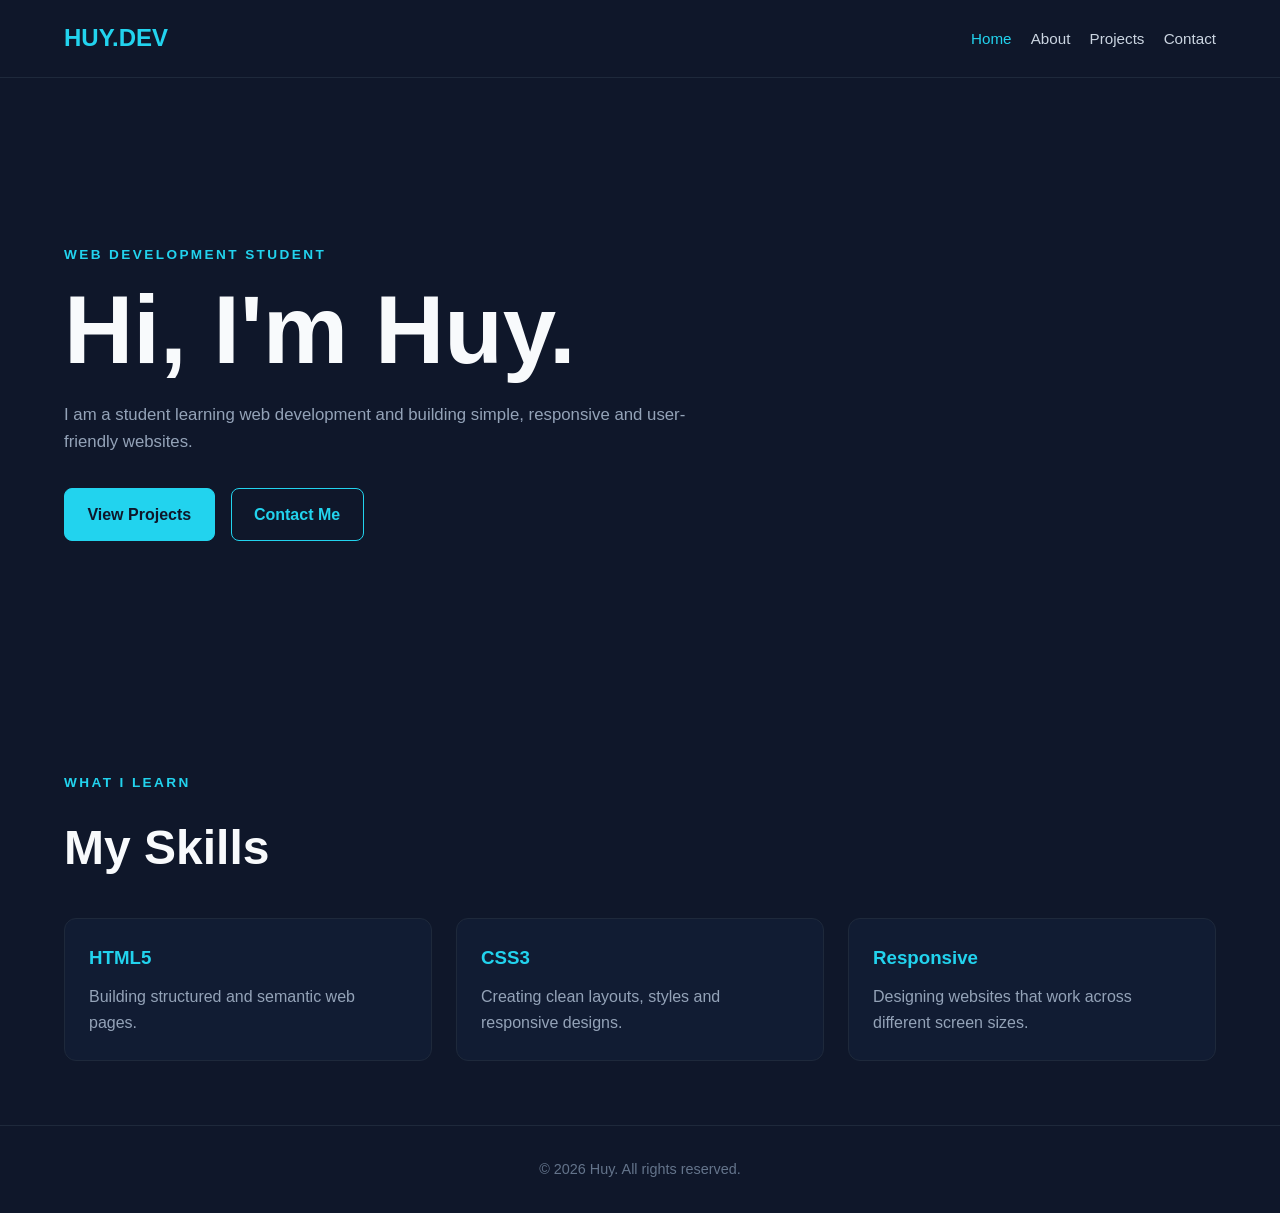
<file: index.html>
<!DOCTYPE html>
<html lang="en">
<head>
    <meta charset="UTF-8">
    <meta name="viewport" content="width=device-width, initial-scale=1.0">
    <title>HUY.DEV | Personal Portfolio</title>
    <link rel="stylesheet" href="css/style.css">
</head>
<body>

    <header class="site-header">
        <nav class="navbar">
            <a href="index.html" class="logo">HUY.DEV</a>

            <ul class="nav-list">
                <li><a href="index.html" class="active">Home</a></li>
                <li><a href="about.html">About</a></li>
                <li><a href="projects.html">Projects</a></li>
                <li><a href="contact.html">Contact</a></li>
            </ul>
        </nav>
    </header>

    <main>
        <section class="hero">
            <div class="hero-content">
                <p class="hero-label">WEB DEVELOPMENT STUDENT</p>
                <h1>Hi, I'm Huy.</h1>
                <p class="hero-description">
                    I am a student learning web development and building
                    simple, responsive and user-friendly websites.
                </p>

                <div class="hero-buttons">
                    <a href="projects.html" class="btn btn-primary">View Projects</a>
                    <a href="contact.html" class="btn btn-secondary">Contact Me</a>
                </div>
            </div>
        </section>

        <section class="skills-preview">
            <div class="section-heading">
                <p class="section-label">WHAT I LEARN</p>
                <h2>My Skills</h2>
            </div>

            <div class="skills-grid">
                <article class="skill-card">
                    <h3>HTML5</h3>
                    <p>Building structured and semantic web pages.</p>
                </article>

                <article class="skill-card">
                    <h3>CSS3</h3>
                    <p>Creating clean layouts, styles and responsive designs.</p>
                </article>

                <article class="skill-card">
                    <h3>Responsive</h3>
                    <p>Designing websites that work across different screen sizes.</p>
                </article>
            </div>
        </section>
    </main>

    <footer class="site-footer">
        <p>&copy; 2026 Huy. All rights reserved.</p>
    </footer>

</body>
</html>
</file>
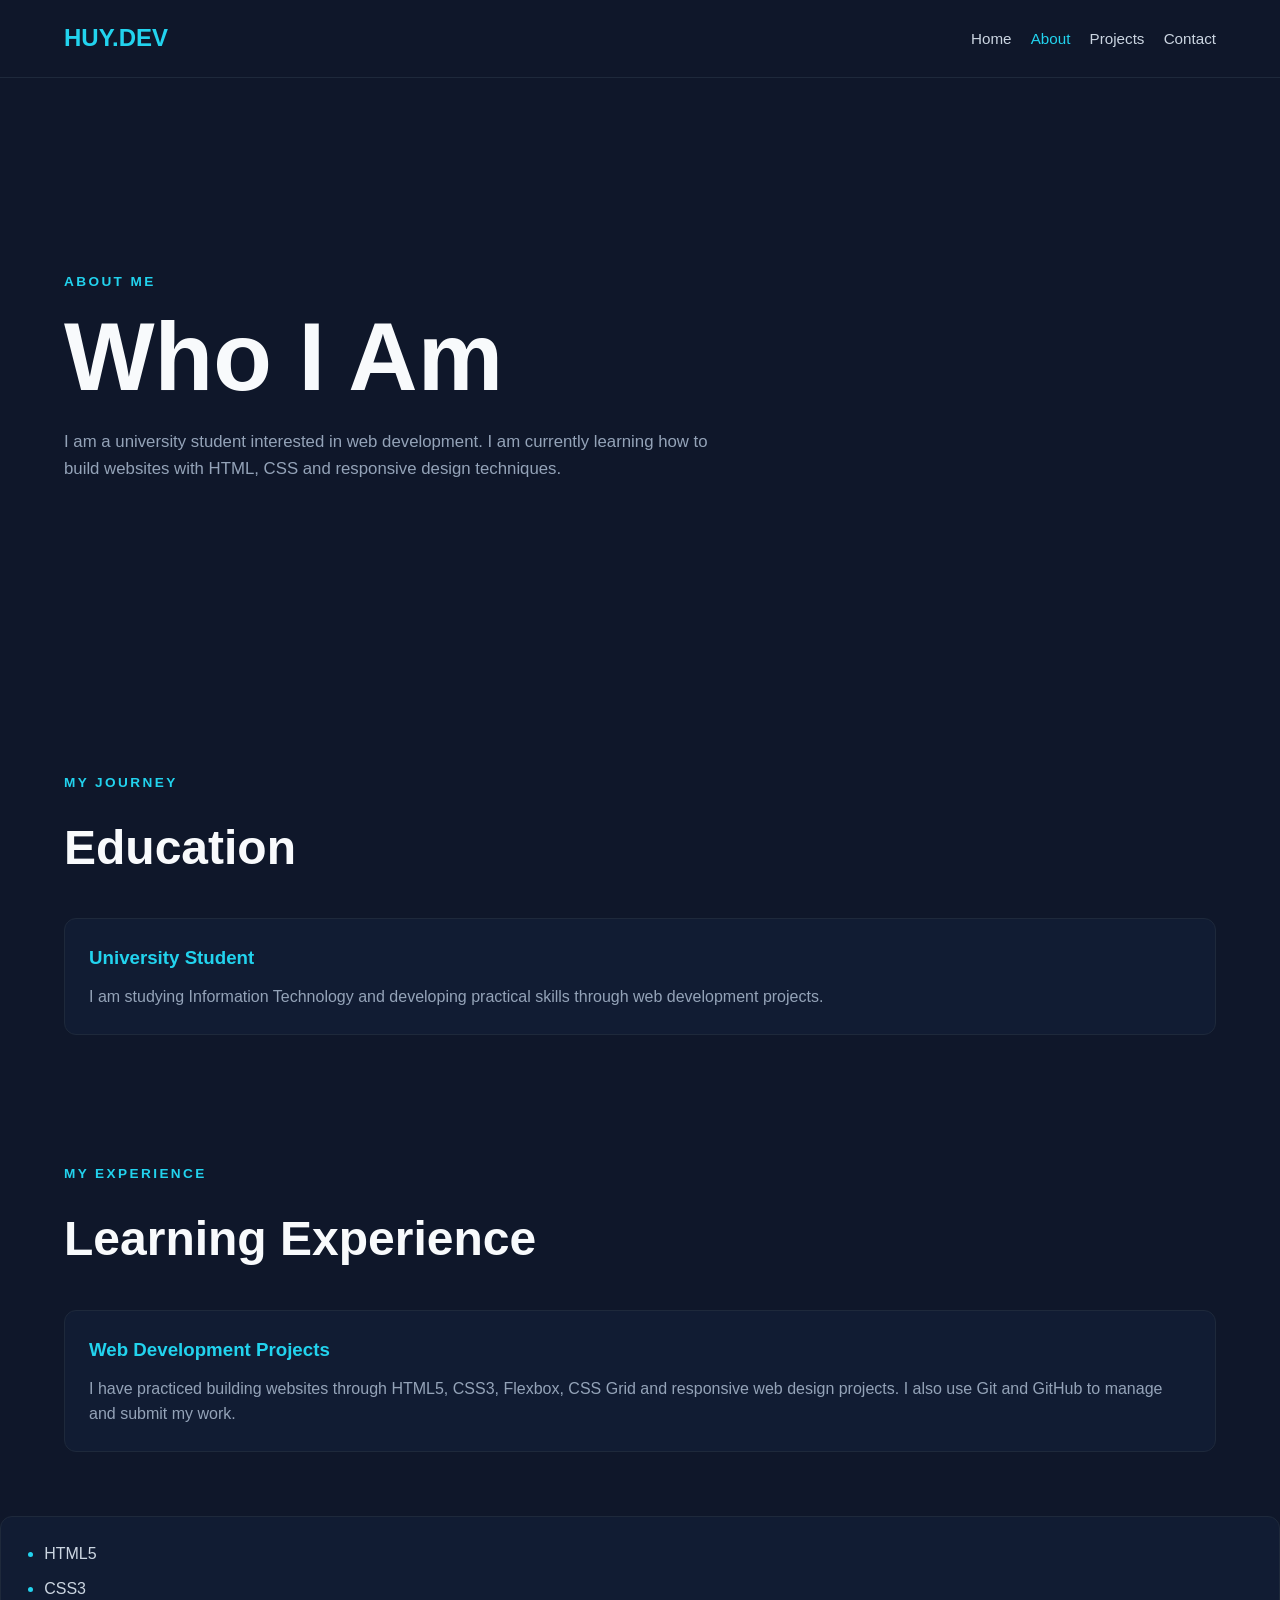
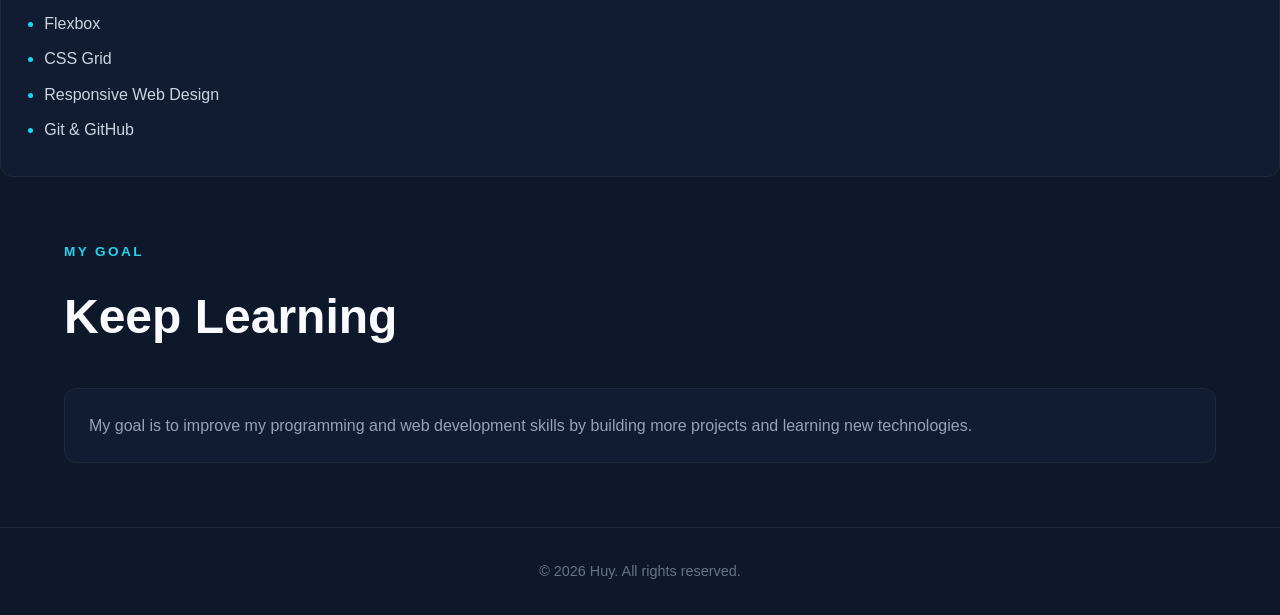
<file: about.html>
<!DOCTYPE html>
<html lang="en">
<head>
    <meta charset="UTF-8">
    <meta name="viewport" content="width=device-width, initial-scale=1.0">
    <title>About | HUY.DEV</title>
    <link rel="stylesheet" href="css/style.css">
</head>
<body>

    <header class="site-header">
        <nav class="navbar">
            <a href="index.html" class="logo">HUY.DEV</a>

            <ul class="nav-list">
                <li><a href="index.html">Home</a></li>
                <li><a href="about.html" class="active">About</a></li>
                <li><a href="projects.html">Projects</a></li>
                <li><a href="contact.html">Contact</a></li>
            </ul>
        </nav>
    </header>

    <main>
        <section class="hero">
            <div class="hero-content">
                <p class="hero-label">ABOUT ME</p>
                <h1>Who I Am</h1>
                <p class="hero-description">
                    I am a university student interested in web development.
                    I am currently learning how to build websites with HTML,
                    CSS and responsive design techniques.
                </p>
            </div>
        </section>

        <section class="skills-preview">
            <div class="section-heading">
                <p class="section-label">MY JOURNEY</p>
                <h2>Education</h2>
            </div>

            <article class="skill-card">
                <h3>University Student</h3>
                <p>
                    I am studying Information Technology and developing
                    practical skills through web development projects.
                </p>
            </article>
        </section>

               <section class="skills-preview">
            <div class="section-heading">
                <p class="section-label">MY EXPERIENCE</p>
                <h2>Learning Experience</h2>
            </div>

            <article class="skill-card">
                <h3>Web Development Projects</h3>
                <p>
                    I have practiced building websites through HTML5, CSS3,
                    Flexbox, CSS Grid and responsive web design projects.
                    I also use Git and GitHub to manage and submit my work.
                </p>
            </article>
        </section>

            <article class="skill-card">
                <ul class="skills-list">
                    <li>HTML5</li>
                    <li>CSS3</li>
                    <li>Flexbox</li>
                    <li>CSS Grid</li>
                    <li>Responsive Web Design</li>
                    <li>Git & GitHub</li>
                </ul>
            </article>
        </section>

        <section class="skills-preview">
            <div class="section-heading">
                <p class="section-label">MY GOAL</p>
                <h2>Keep Learning</h2>
            </div>

            <article class="skill-card">
                <p>
                    My goal is to improve my programming and web development
                    skills by building more projects and learning new
                    technologies.
                </p>
            </article>
        </section>
    </main>

    <footer class="site-footer">
        <p>&copy; 2026 Huy. All rights reserved.</p>
    </footer>

</body>
</html>
</file>
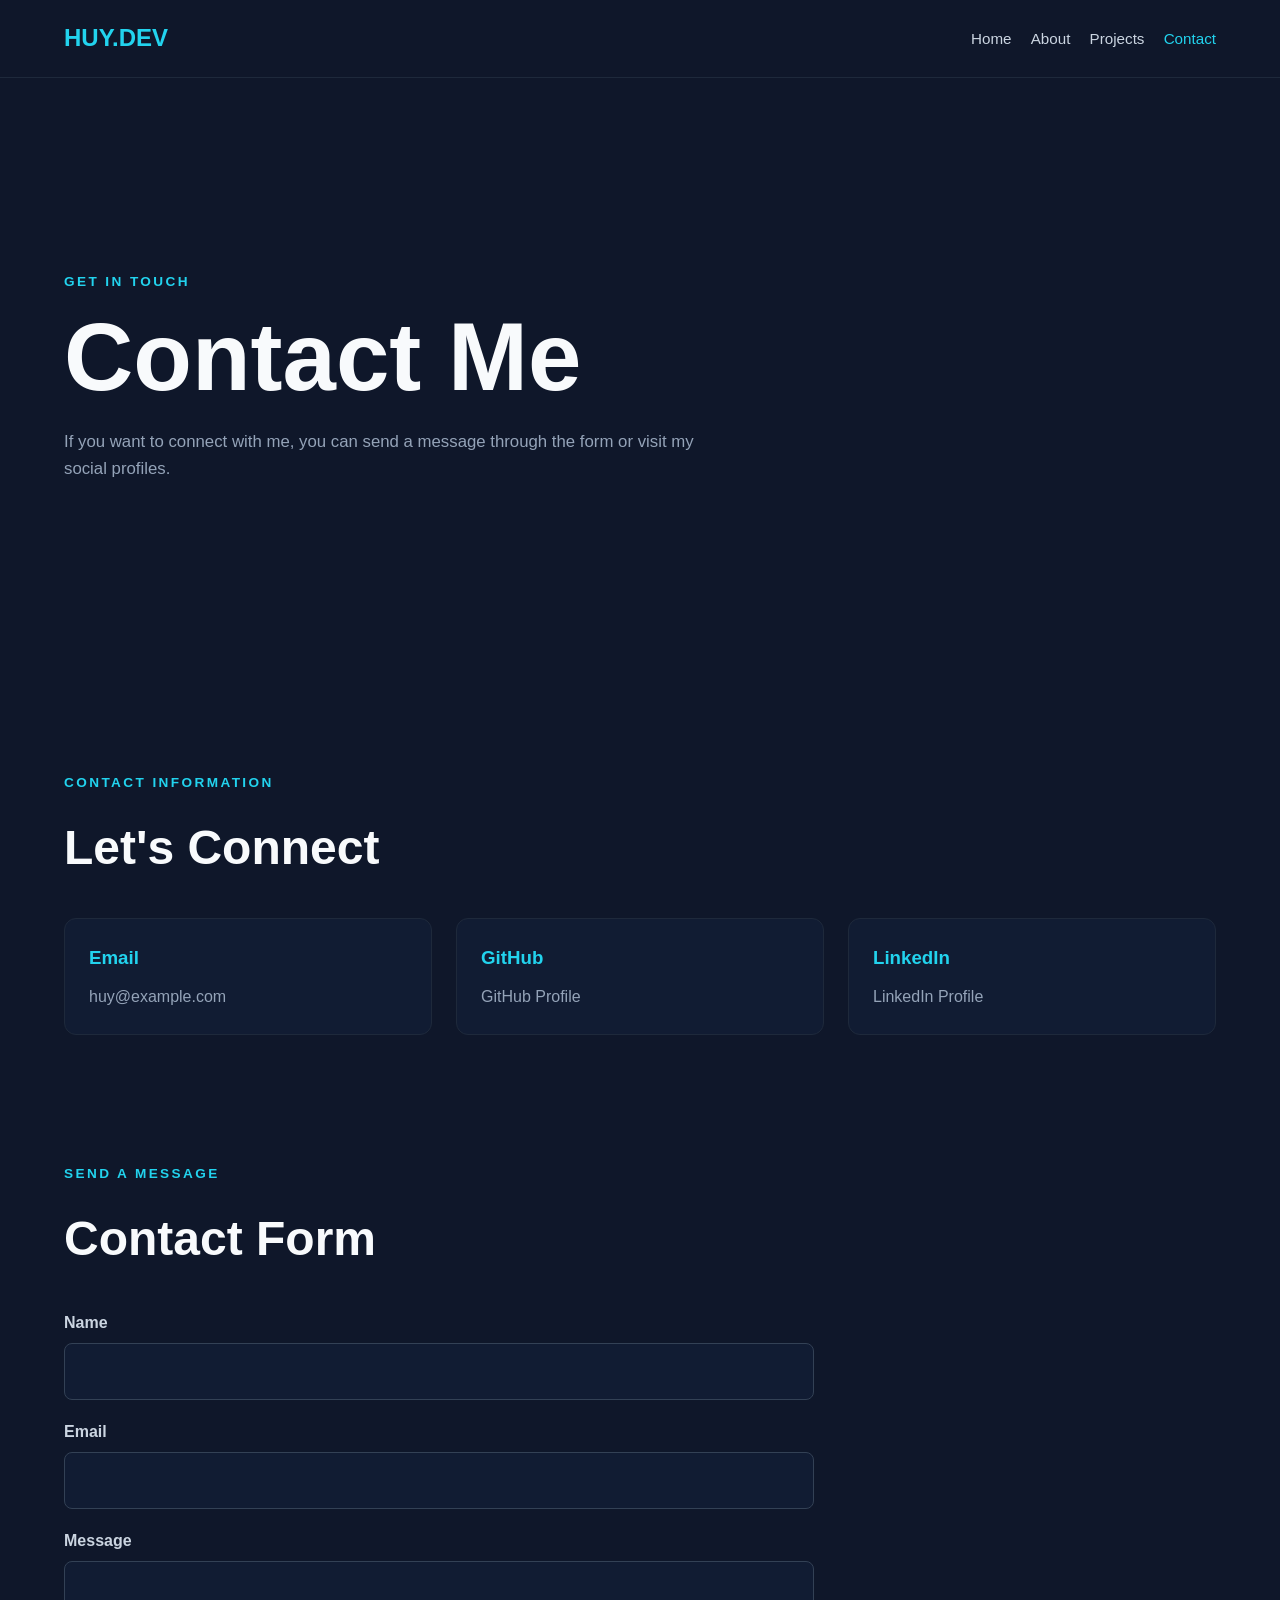
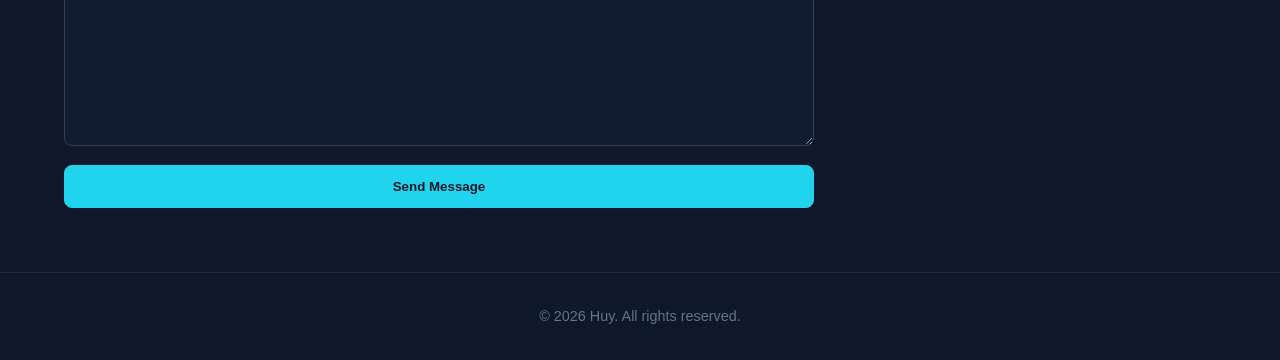
<file: contact.html>
<!DOCTYPE html>
<html lang="en">
<head>
    <meta charset="UTF-8">
    <meta name="viewport" content="width=device-width, initial-scale=1.0">
    <title>Contact | HUY.DEV</title>
    <link rel="stylesheet" href="css/style.css">
</head>
<body>

    <header class="site-header">
        <nav class="navbar">
            <a href="index.html" class="logo">HUY.DEV</a>

            <ul class="nav-list">
                <li><a href="index.html">Home</a></li>
                <li><a href="about.html">About</a></li>
                <li><a href="projects.html">Projects</a></li>
                <li><a href="contact.html" class="active">Contact</a></li>
            </ul>
        </nav>
    </header>

    <main>
        <section class="hero">
            <div class="hero-content">
                <p class="hero-label">GET IN TOUCH</p>
                <h1>Contact Me</h1>
                <p class="hero-description">
                    If you want to connect with me, you can send a message
                    through the form or visit my social profiles.
                </p>
            </div>
        </section>

        <section class="skills-preview">
            <div class="section-heading">
                <p class="section-label">CONTACT INFORMATION</p>
                <h2>Let's Connect</h2>
            </div>

            <div class="skills-grid">
                <article class="skill-card">
                    <h3>Email</h3>
                    <p>
                        <a href="mailto:huy@example.com">huy@example.com</a>
                    </p>
                </article>

                <article class="skill-card">
                    <h3>GitHub</h3>
                    <p>
                        <a href="https://github.com/dtc245200862-dot" target="_blank" rel="noopener noreferrer">
                            GitHub Profile
                        </a>
                    </p>
                </article>

                <article class="skill-card">
                    <h3>LinkedIn</h3>
                    <p>
                        <a href="https://www.linkedin.com/" target="_blank" rel="noopener noreferrer">
                            LinkedIn Profile
                        </a>
                    </p>
                </article>
            </div>
        </section>

        <section class="skills-preview">
            <div class="section-heading">
                <p class="section-label">SEND A MESSAGE</p>
                <h2>Contact Form</h2>
            </div>

            <form class="contact-form">
                <div class="form-group">
                    <label for="name">Name</label>
                    <input type="text" id="name" name="name" required>
                </div>

                <div class="form-group">
                    <label for="email">Email</label>
                    <input type="email" id="email" name="email" required>
                </div>

                <div class="form-group">
                    <label for="message">Message</label>
                    <textarea id="message" name="message" rows="6" required></textarea>
                </div>

                <button type="submit" class="btn btn-primary">Send Message</button>
            </form>
        </section>
    </main>

    <footer class="site-footer">
        <p>&copy; 2026 Huy. All rights reserved.</p>
    </footer>

</body>
</html>
</file>
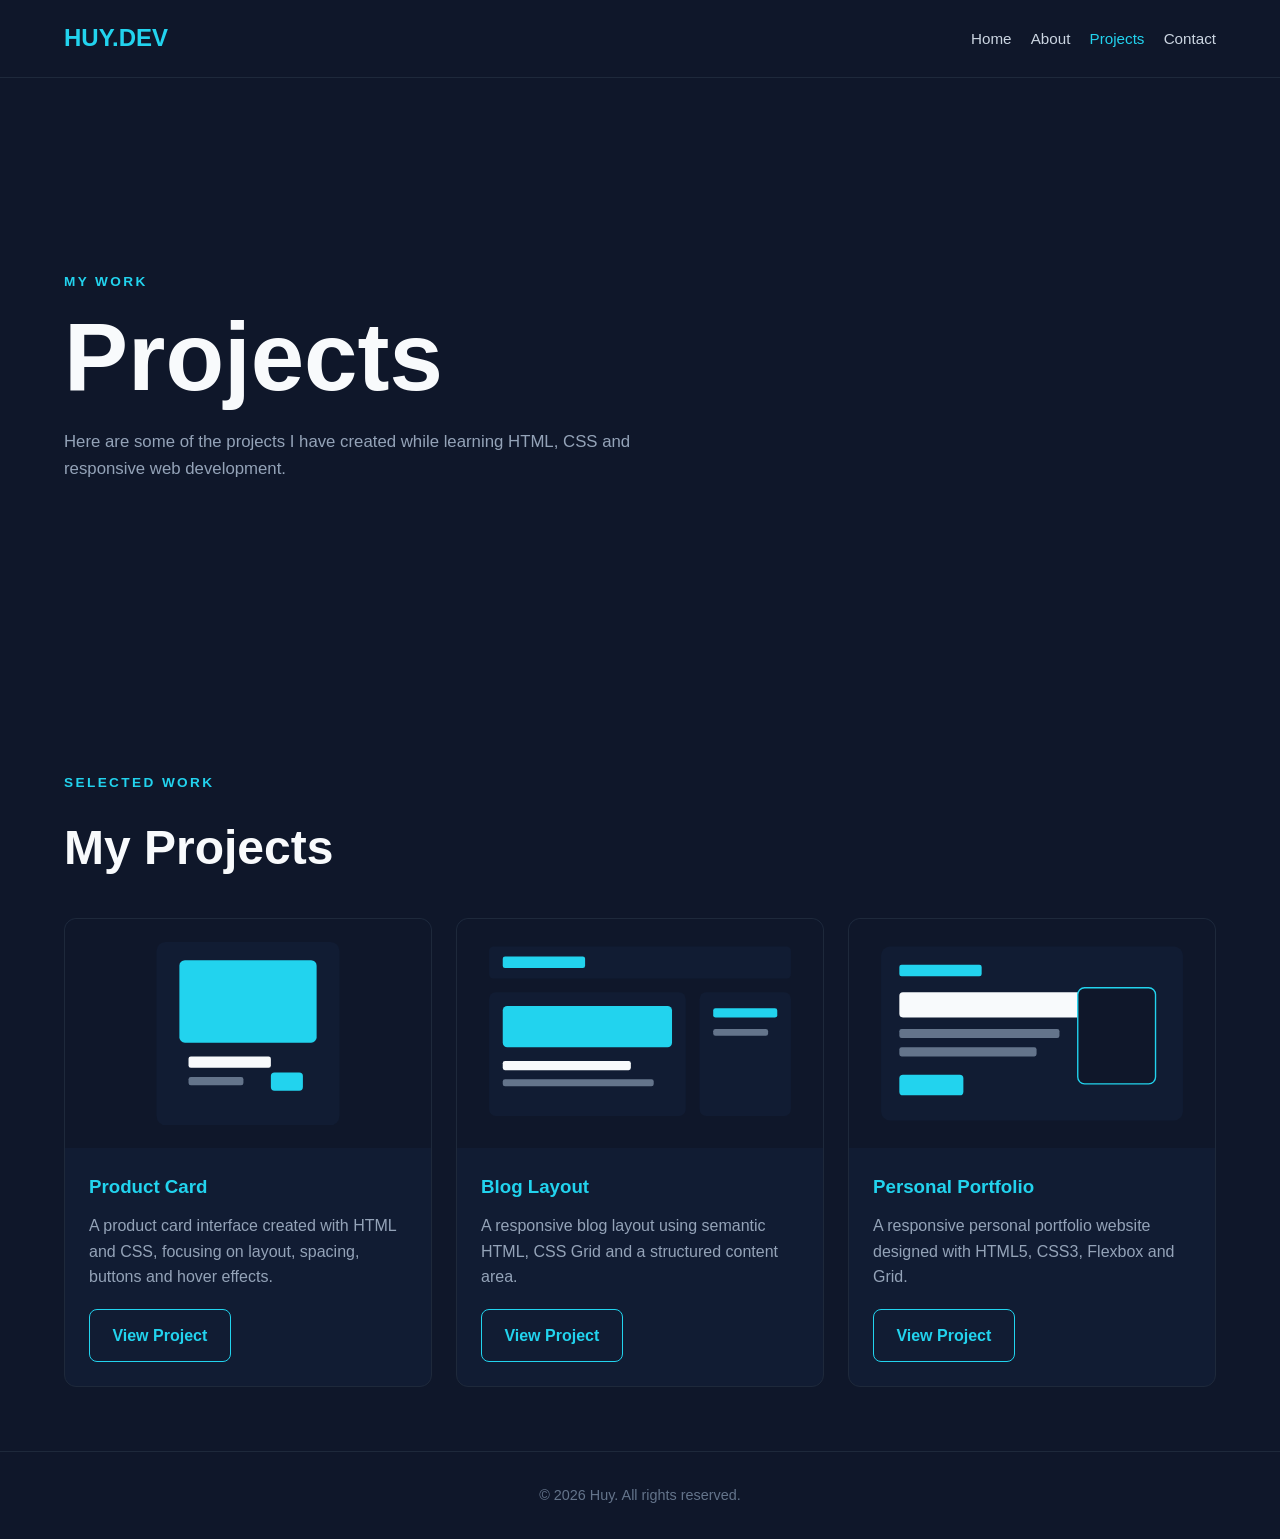
<file: projects.html>
<!DOCTYPE html>
<html lang="en">
<head>
    <meta charset="UTF-8">
    <meta name="viewport" content="width=device-width, initial-scale=1.0">
    <title>Projects | HUY.DEV</title>
    <link rel="stylesheet" href="css/style.css">
</head>
<body>

    <header class="site-header">
        <nav class="navbar">
            <a href="index.html" class="logo">HUY.DEV</a>

            <ul class="nav-list">
                <li><a href="index.html">Home</a></li>
                <li><a href="about.html">About</a></li>
                <li><a href="projects.html" class="active">Projects</a></li>
                <li><a href="contact.html">Contact</a></li>
            </ul>
        </nav>
    </header>

    <main>
        <section class="hero">
            <div class="hero-content">
                <p class="hero-label">MY WORK</p>
                <h1>Projects</h1>
                <p class="hero-description">
                    Here are some of the projects I have created while
                    learning HTML, CSS and responsive web development.
                </p>
            </div>
        </section>

        <section class="skills-preview">
            <div class="section-heading">
                <p class="section-label">SELECTED WORK</p>
                <h2>My Projects</h2>
            </div>

            <div class="skills-grid">
                <article class="skill-card">
                    <img src="images/product-card.svg" alt="Giao diện dự án Product Card">
                    <h3>Product Card</h3>
                    <p>
                        A product card interface created with HTML and CSS,
                        focusing on layout, spacing, buttons and hover effects.
                    </p>
                   <a href="about.html" class="btn btn-secondary">View Project</a>
                </article>

                <article class="skill-card">
                   <img src="images/blog-layout.svg" alt="Giao diện dự án Blog Layout">
                    <h3>Blog Layout</h3>
                    <p>
                        A responsive blog layout using semantic HTML,
                        CSS Grid and a structured content area.
                    </p>
                    <a href="index.html" class="btn btn-secondary">View Project</a>
                </article>

                <article class="skill-card">
                   <img src="images/portfolio.svg" alt="Giao diện dự án Personal Portfolio">
                    <h3>Personal Portfolio</h3>
                    <p>
                        A responsive personal portfolio website designed
                        with HTML5, CSS3, Flexbox and Grid.
                    </p>
                    <a href="index.html" class="btn btn-secondary">View Project</a>
                </article>
            </div>
        </section>
    </main>

    <footer class="site-footer">
        <p>&copy; 2026 Huy. All rights reserved.</p>
    </footer>

</body>
</html>
</file>
<file: css/style.css>
* {
    margin: 0;
    padding: 0;
    box-sizing: border-box;
}

html {
    scroll-behavior: smooth;
}

body {
    font-family: Arial, sans-serif;
    background: #0f172a;
    color: #f8fafc;
    line-height: 1.6;
    overflow-x: hidden;
}

a {
    color: inherit;
    text-decoration: none;
}

img {
    display: block;
    width: 100%;
    height: auto;
}

.site-header {
    width: 100%;
    background: #0f172a;
    border-bottom: 1px solid #1e293b;
}

.navbar {
    width: 90%;
    max-width: 1200px;
    margin: 0 auto;
    padding: 1.2rem 0;
    display: flex;
    flex-direction: column;
    align-items: center;
    gap: 1rem;
}

.logo {
    color: #22d3ee;
    font-size: 1.5rem;
    font-weight: 700;
}

.nav-list {
    list-style: none;
    display: flex;
    flex-wrap: wrap;
    justify-content: center;
    gap: 1.2rem;
}

.nav-list a {
    color: #cbd5e1;
    font-size: 0.95rem;
    transition: color 0.3s ease;
}

.nav-list a:hover,
.nav-list a.active {
    color: #22d3ee;
}

.hero {
    width: 90%;
    max-width: 1200px;
    min-height: 70vh;
    margin: 0 auto;
    padding: 5rem 0;
    display: flex;
    align-items: center;
}

.hero-content {
    max-width: 750px;
}

.hero-label,
.section-label {
    margin-bottom: 1rem;
    color: #22d3ee;
    font-size: 0.85rem;
    font-weight: 700;
    letter-spacing: 0.15rem;
}

.hero h1 {
    margin-bottom: 1.5rem;
    font-size: clamp(3rem, 10vw, 6rem);
    line-height: 1;
}

.hero-description {
    max-width: 650px;
    margin-bottom: 2rem;
    color: #94a3b8;
    font-size: 1.05rem;
}

.hero-buttons {
    display: flex;
    flex-wrap: wrap;
    gap: 1rem;
}

.btn {
    display: inline-block;
    padding: 0.8rem 1.4rem;
    border: 1px solid #22d3ee;
    border-radius: 0.5rem;
    font-weight: 600;
    transition: all 0.3s ease;
}

.btn-primary {
    background: #22d3ee;
    color: #0f172a;
}

.btn-primary:hover {
    background: transparent;
    color: #22d3ee;
    transform: translateY(-3px);
}

.btn-secondary {
    color: #22d3ee;
}

.btn-secondary:hover {
    background: #22d3ee;
    color: #0f172a;
    transform: translateY(-3px);
}

.skills-preview {
    width: 90%;
    max-width: 1200px;
    margin: 0 auto;
    padding: 4rem 0;
}

.section-heading {
    margin-bottom: 2rem;
}

.section-heading h2 {
    font-size: clamp(2rem, 5vw, 3rem);
}

.skills-grid {
    display: grid;
    grid-template-columns: 1fr;
    gap: 1.5rem;
}

.skill-card {
    padding: 1.5rem;
    background: #111c33;
    border: 1px solid #1e293b;
    border-radius: 0.75rem;
    transition: transform 0.3s ease, border-color 0.3s ease;
}

.skill-card:hover {
    border-color: #22d3ee;
    transform: translateY(-5px);
}

.skill-card h3 {
    margin-bottom: 0.7rem;
    color: #22d3ee;
}

.skill-card p {
    color: #94a3b8;
}

.skill-card img {
    margin: -1.5rem -1.5rem 1.5rem;
    width: calc(100% + 3rem);
    border-radius: 0.75rem 0.75rem 0 0;
}

.skill-card .btn {
    margin-top: 1.2rem;
}

.skills-list {
    padding-left: 1.2rem;
    color: #cbd5e1;
}

.skills-list li {
    margin-bottom: 0.6rem;
}

.skills-list li::marker {
    color: #22d3ee;
}

.contact-form {
    max-width: 750px;
    display: grid;
    gap: 1.2rem;
}

.form-group {
    display: grid;
    gap: 0.5rem;
}

.form-group label {
    color: #cbd5e1;
    font-weight: 600;
}

.form-group input,
.form-group textarea {
    width: 100%;
    padding: 0.9rem 1rem;
    border: 1px solid #334155;
    border-radius: 0.5rem;
    outline: none;
    background: #111c33;
    color: #f8fafc;
    font: inherit;
    transition: border-color 0.3s ease, box-shadow 0.3s ease;
}

.form-group input:focus,
.form-group textarea:focus {
    border-color: #22d3ee;
    box-shadow: 0 0 0 3px rgba(34, 211, 238, 0.1);
}

.form-group textarea {
    resize: vertical;
}

.site-footer {
    padding: 2rem 5%;
    border-top: 1px solid #1e293b;
    text-align: center;
    color: #64748b;
    font-size: 0.9rem;
}

@media (min-width: 768px) {
    .navbar {
        flex-direction: row;
        justify-content: space-between;
    }

    .skills-grid {
        grid-template-columns: repeat(2, 1fr);
    }
}

@media (min-width: 1024px) {
    .skills-grid {
        grid-template-columns: repeat(3, 1fr);
    }
}
.skill-card p a:hover {
    color: #22d3ee;
}
</file>
